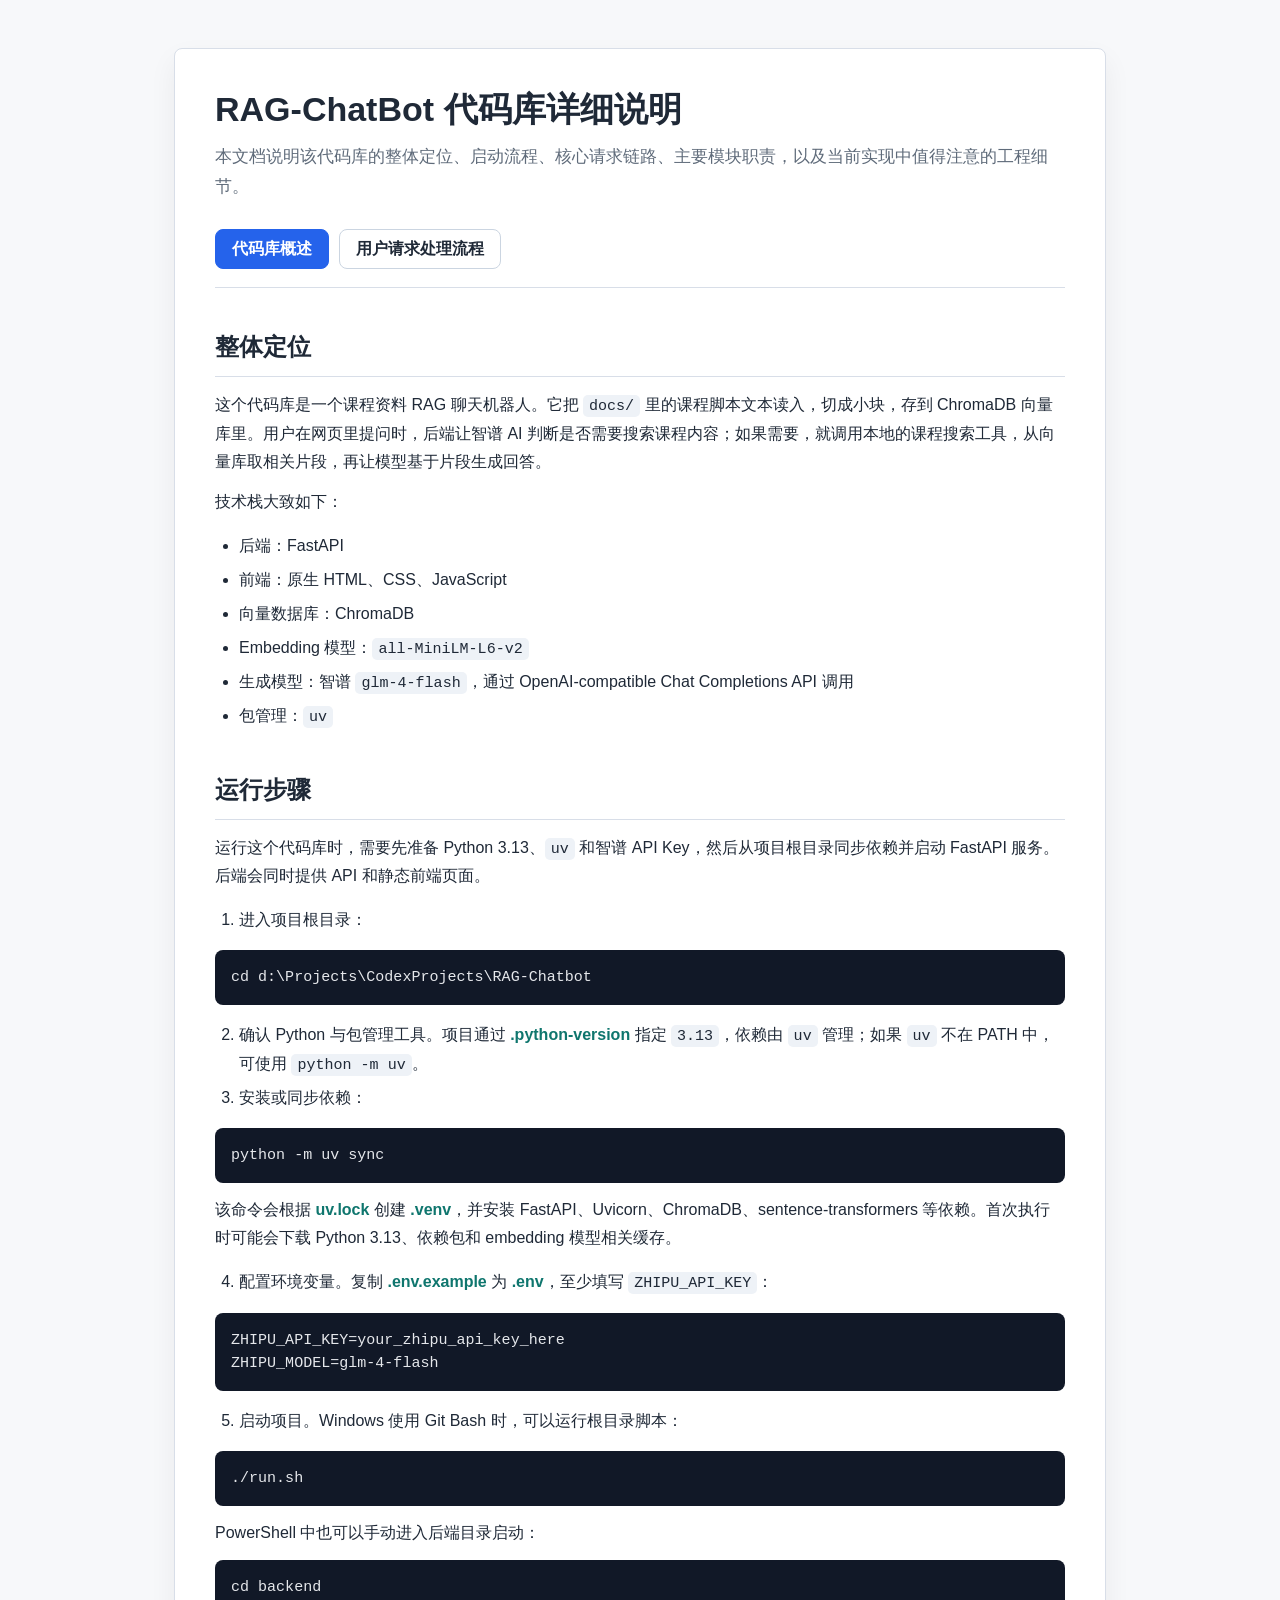
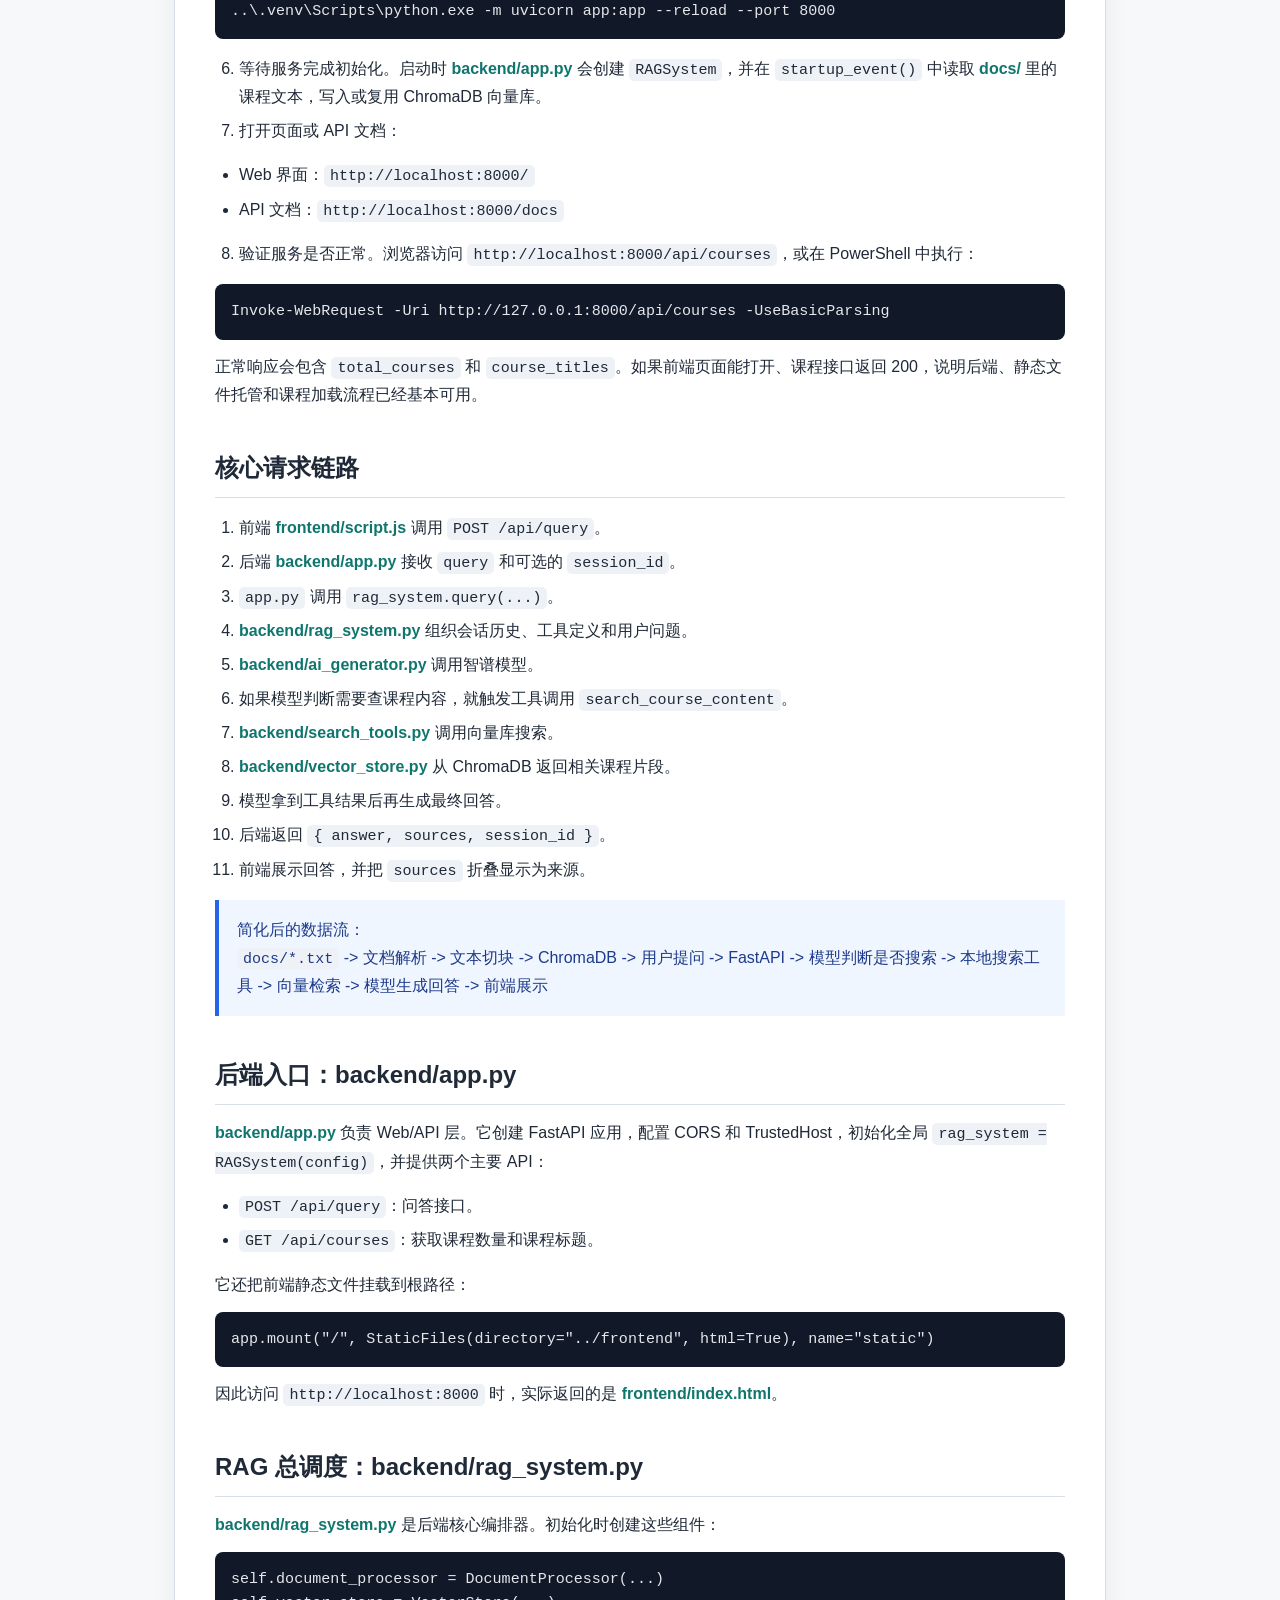
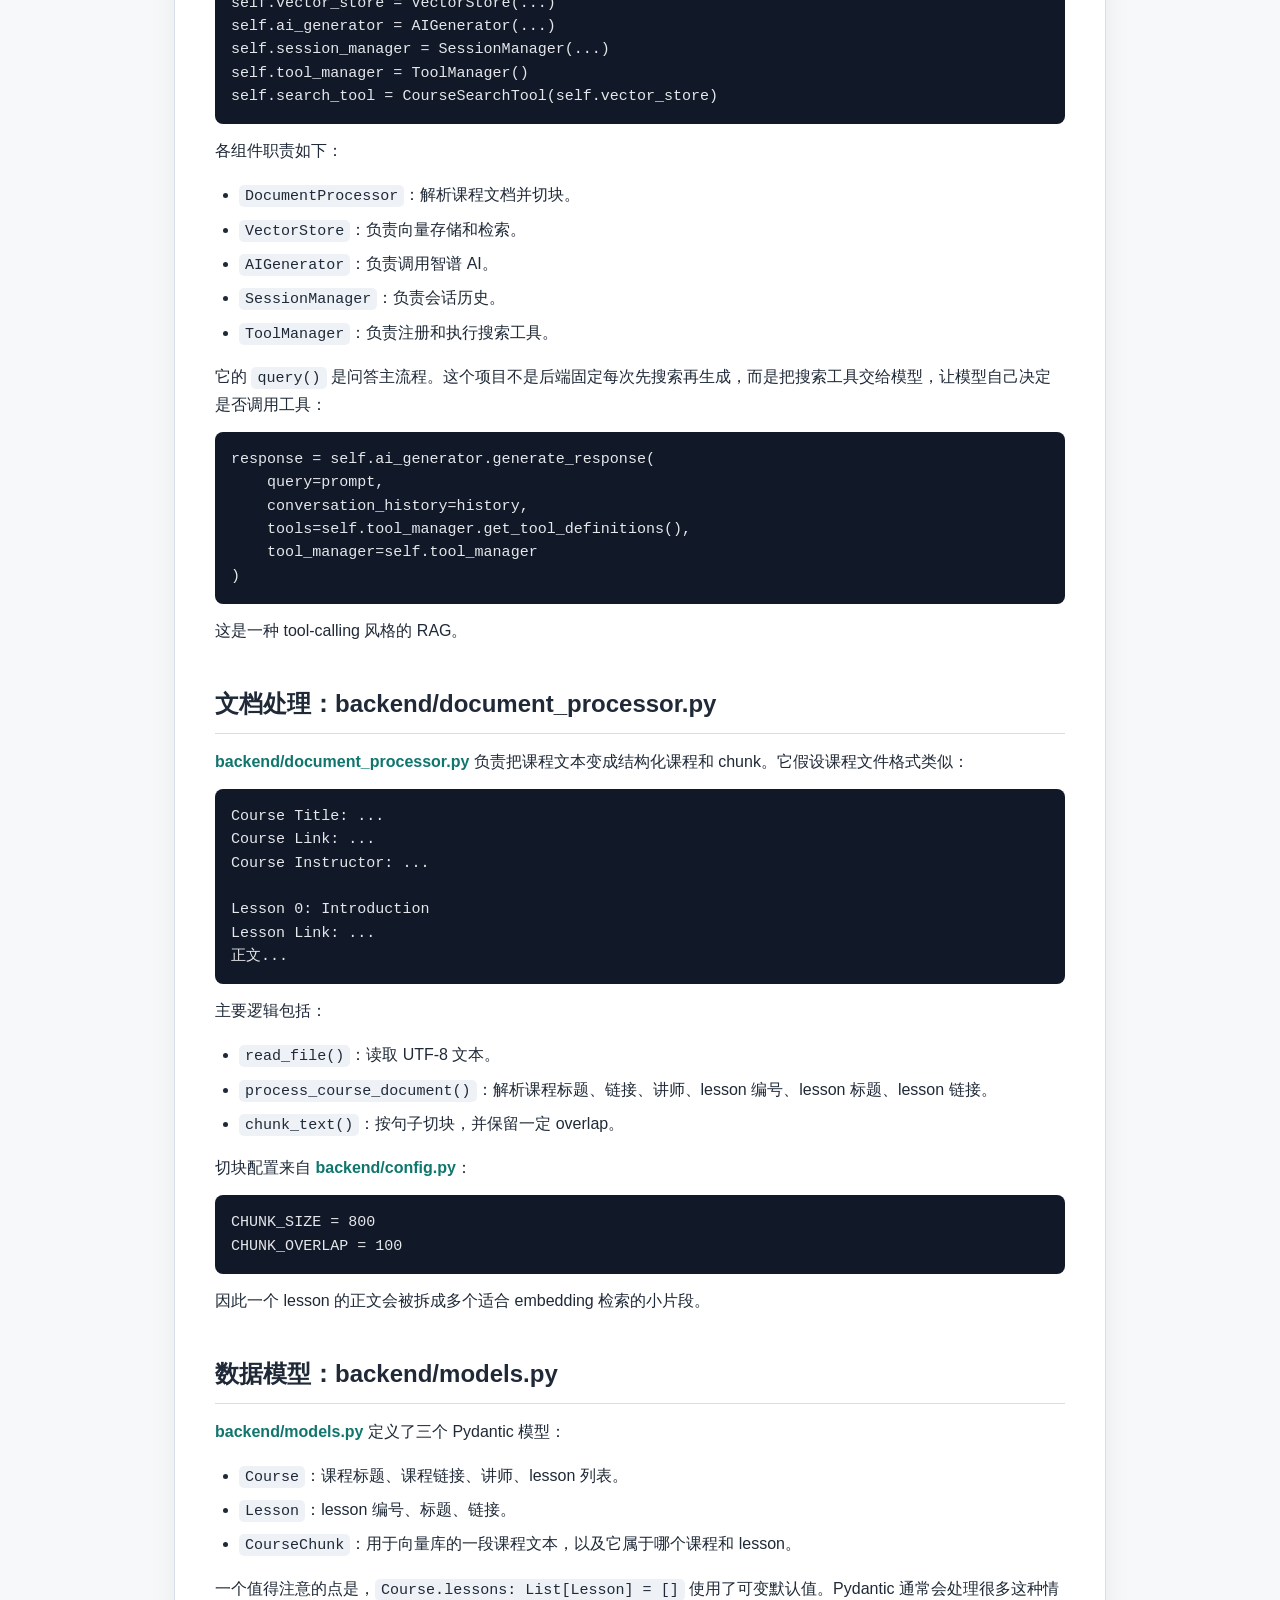
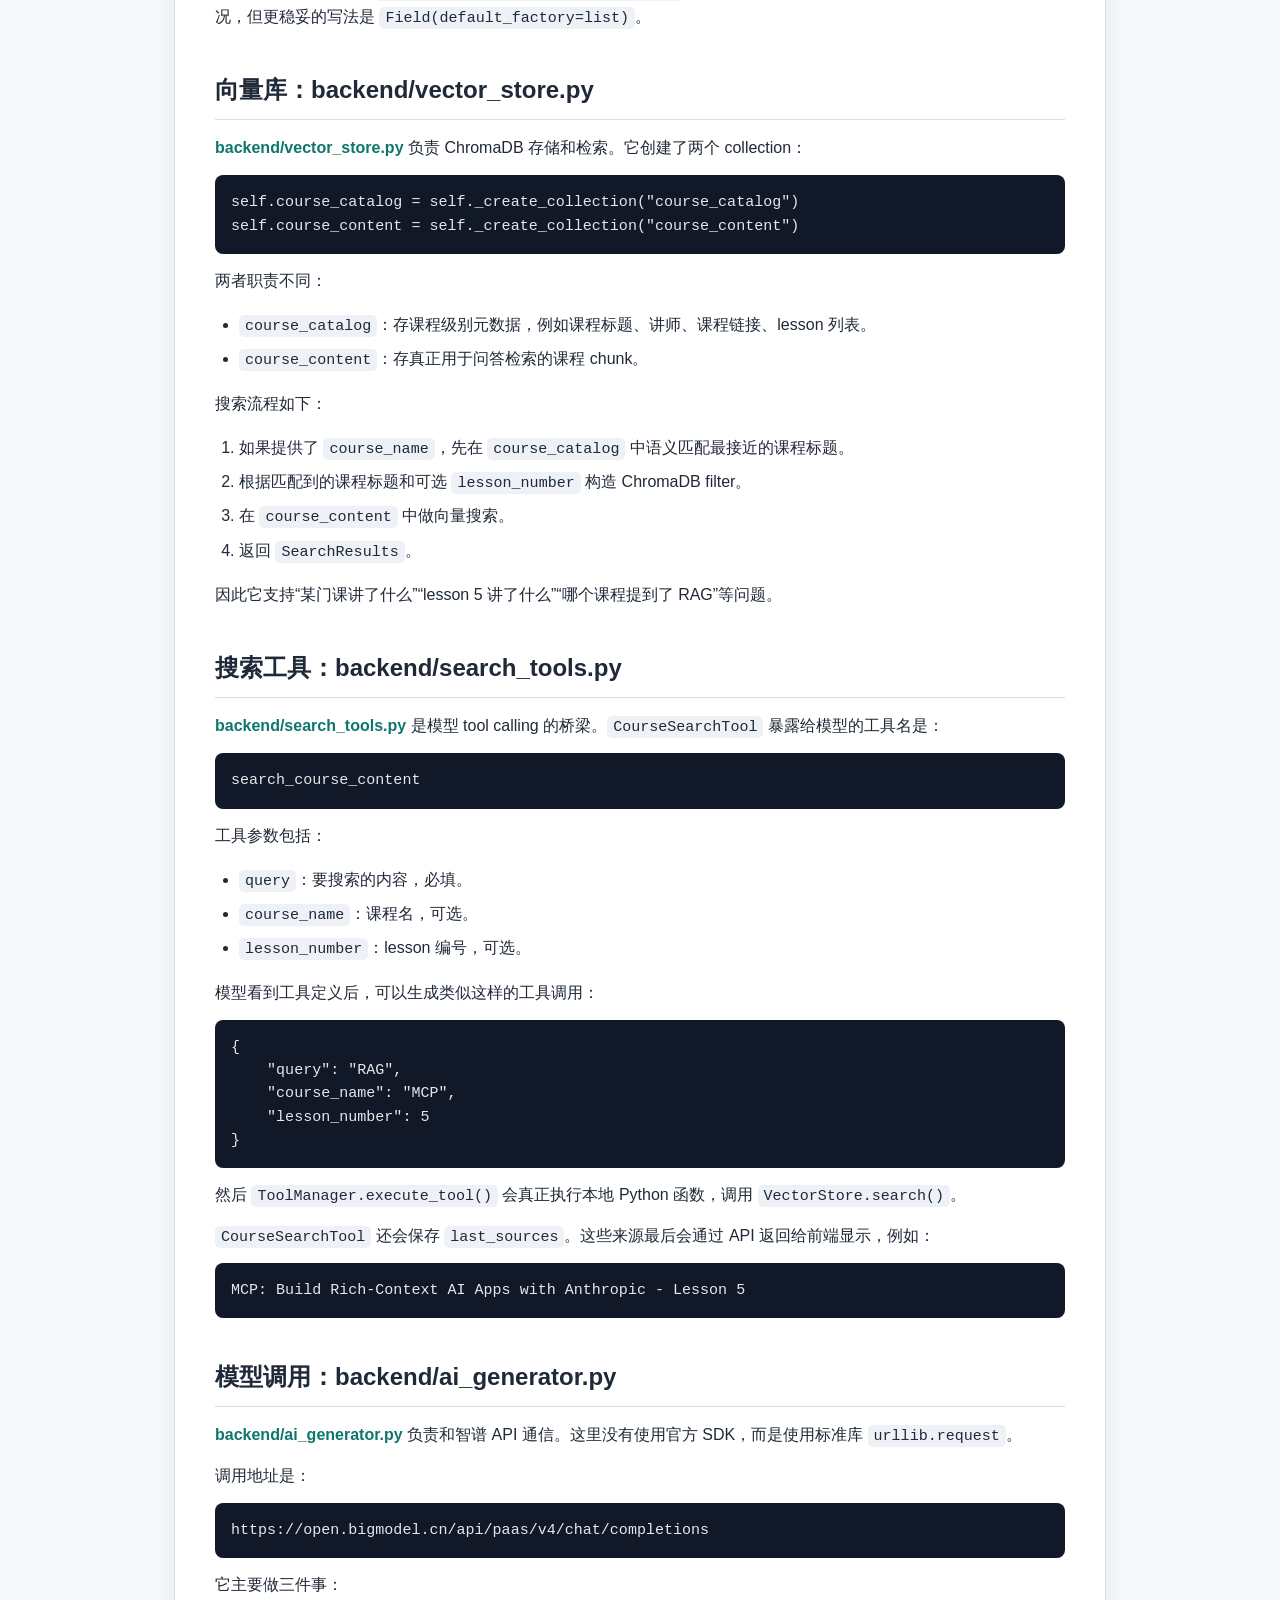
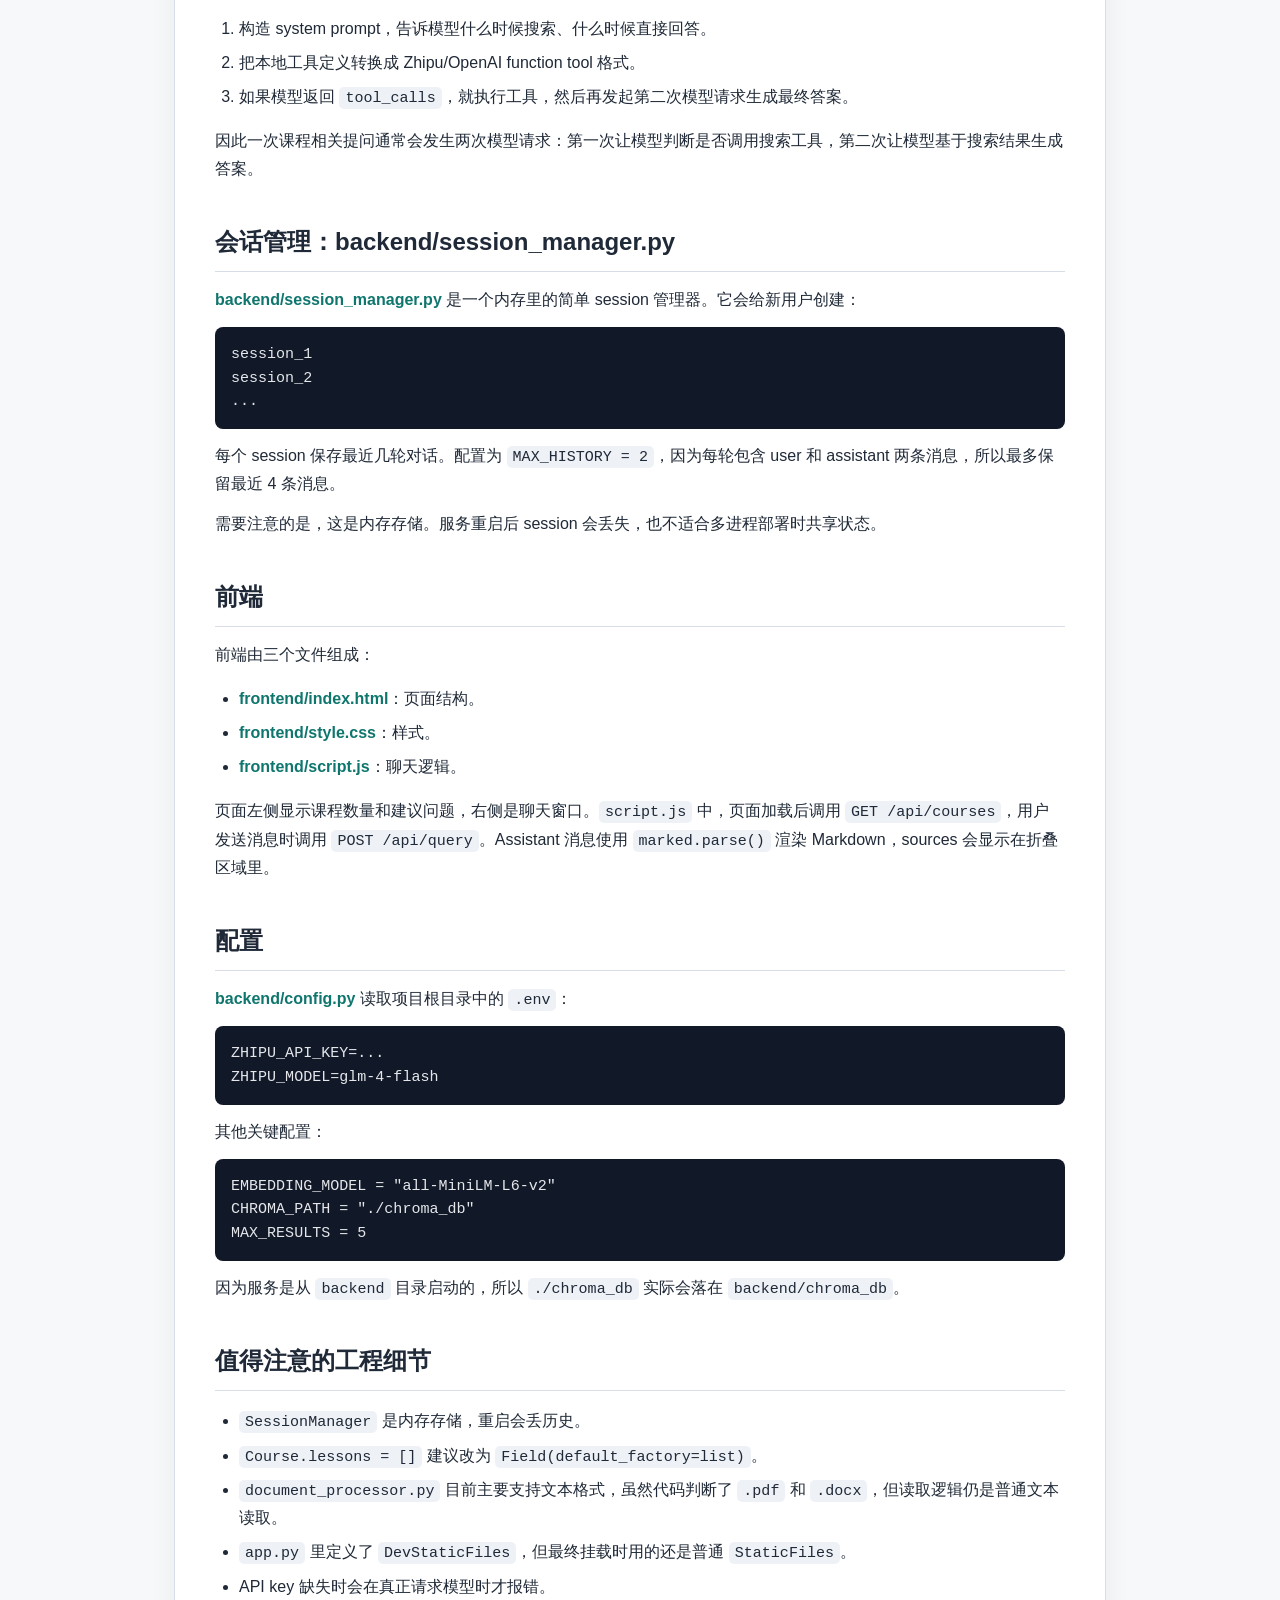
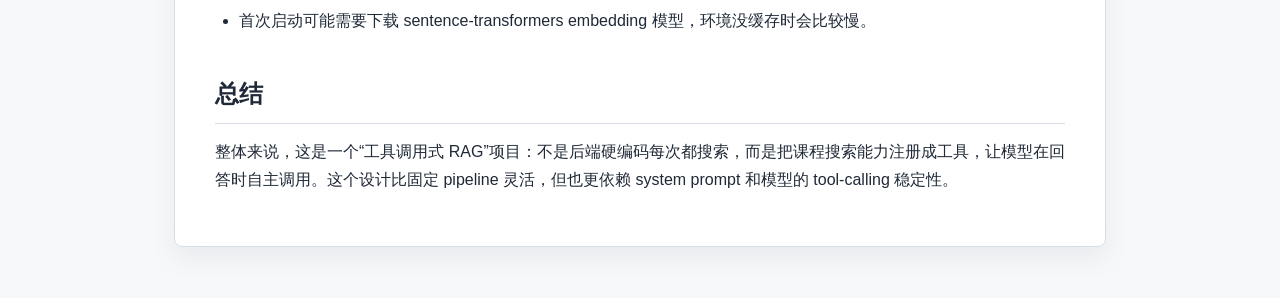
<file: RAG-ChatBot.html>
<!DOCTYPE html>
<html lang="zh-CN">
<head>
    <meta charset="UTF-8">
    <meta name="viewport" content="width=device-width, initial-scale=1.0">
    <title>RAG-ChatBot 代码库说明</title>
    <style>
        :root {
            color-scheme: light;
            --bg: #f7f8fa;
            --surface: #ffffff;
            --text: #1f2937;
            --muted: #5f6b7a;
            --line: #d8dee8;
            --accent: #2563eb;
            --code-bg: #eef2f7;
        }

        * {
            box-sizing: border-box;
        }

        body {
            margin: 0;
            background: var(--bg);
            color: var(--text);
            font-family: -apple-system, BlinkMacSystemFont, "Segoe UI", "Microsoft YaHei", sans-serif;
            line-height: 1.75;
        }

        main {
            max-width: 980px;
            margin: 0 auto;
            padding: 48px 24px 72px;
        }

        article {
            background: var(--surface);
            border: 1px solid var(--line);
            border-radius: 8px;
            padding: 40px;
            box-shadow: 0 12px 28px rgba(15, 23, 42, 0.06);
        }

        h1 {
            margin: 0 0 12px;
            font-size: 34px;
            line-height: 1.2;
        }

        h2 {
            margin: 38px 0 14px;
            padding-bottom: 8px;
            border-bottom: 1px solid var(--line);
            font-size: 24px;
        }

        h3 {
            margin: 28px 0 10px;
            font-size: 19px;
        }

        p {
            margin: 12px 0;
        }

        ul,
        ol {
            padding-left: 24px;
        }

        li {
            margin: 6px 0;
        }

        code {
            padding: 2px 6px;
            border-radius: 5px;
            background: var(--code-bg);
            font-family: "Cascadia Code", Consolas, monospace;
            font-size: 0.94em;
        }

        pre {
            overflow-x: auto;
            padding: 16px;
            border-radius: 8px;
            background: #111827;
            color: #e5e7eb;
            line-height: 1.55;
        }

        pre code {
            padding: 0;
            background: transparent;
            color: inherit;
        }

        .lead {
            margin: 0 0 28px;
            color: var(--muted);
            font-size: 17px;
        }

        .flow {
            padding: 16px 18px;
            border-left: 4px solid var(--accent);
            background: #eff6ff;
            color: #1e3a8a;
        }

        .path {
            color: #0f766e;
            font-weight: 600;
        }

        .doc-tabs {
            display: flex;
            flex-wrap: wrap;
            gap: 10px;
            margin: 24px 0 28px;
            padding-bottom: 18px;
            border-bottom: 1px solid var(--line);
        }

        .doc-tab {
            min-height: 40px;
            padding: 0 16px;
            border: 1px solid #cbd5e1;
            border-radius: 8px;
            background: #ffffff;
            color: var(--text);
            cursor: pointer;
            font: inherit;
            font-weight: 600;
        }

        .doc-tab:hover {
            border-color: var(--accent);
            color: var(--accent);
        }

        .doc-tab.active {
            border-color: var(--accent);
            background: var(--accent);
            color: #ffffff;
        }

        .doc-section {
            display: none;
        }

        .doc-section.active {
            display: block;
        }

        .process-map {
            padding: 16px 18px;
            border: 1px solid var(--line);
            border-radius: 8px;
            background: #fbfcfe;
        }

        .process-map code {
            white-space: nowrap;
        }

        .request-flow-figure {
            margin: 18px 0 30px;
            padding: 18px;
            border: 1px solid var(--line);
            border-radius: 8px;
            background: #fbfcfe;
        }

        .request-flow-figure svg {
            display: block;
            width: 100%;
            height: auto;
        }

        .request-flow-figure .box {
            fill: #ffffff;
            stroke: #cbd5e1;
            stroke-width: 1.5;
        }

        .request-flow-figure .box-accent {
            fill: #eff6ff;
            stroke: #2563eb;
        }

        .request-flow-figure .box-green {
            fill: #ecfdf5;
            stroke: #059669;
        }

        .request-flow-figure .arrow {
            stroke: #2563eb;
            stroke-width: 2;
            fill: none;
            marker-end: url(#arrowhead);
        }

        .request-flow-figure .return-arrow {
            stroke: #059669;
            stroke-width: 2;
            fill: none;
            marker-end: url(#green-arrowhead);
            stroke-dasharray: 6 5;
        }

        .request-flow-figure text {
            fill: #1f2937;
            font-family: -apple-system, BlinkMacSystemFont, "Segoe UI", "Microsoft YaHei", sans-serif;
            font-size: 14px;
        }

        .request-flow-figure .title-text {
            fill: #0f172a;
            font-size: 16px;
            font-weight: 700;
        }

        .request-flow-figure .small-text {
            fill: #5f6b7a;
            font-size: 12px;
        }

        .request-flow-caption {
            margin: 12px 0 0;
            color: var(--muted);
            font-size: 14px;
        }

        @media (max-width: 720px) {
            main {
                padding: 20px 12px 48px;
            }

            article {
                padding: 24px 18px;
            }

            h1 {
                font-size: 28px;
            }
        }
    </style>
</head>
<body>
    <main>
        <article>
            <h1>RAG-ChatBot 代码库详细说明</h1>
            <p class="lead">
                本文档说明该代码库的整体定位、启动流程、核心请求链路、主要模块职责，以及当前实现中值得注意的工程细节。
            </p>

            <div class="doc-tabs" role="tablist" aria-label="文档视图切换">
                <button class="doc-tab active" type="button" data-target="overview-section" role="tab" aria-selected="true">代码库概述</button>
                <button class="doc-tab" type="button" data-target="request-process-section" role="tab" aria-selected="false">用户请求处理流程</button>
            </div>

            <section id="overview-section" class="doc-section active">
            <h2>整体定位</h2>
            <p>
                这个代码库是一个课程资料 RAG 聊天机器人。它把 <code>docs/</code> 里的课程脚本文本读入，切成小块，存到 ChromaDB 向量库里。用户在网页里提问时，后端让智谱 AI 判断是否需要搜索课程内容；如果需要，就调用本地的课程搜索工具，从向量库取相关片段，再让模型基于片段生成回答。
            </p>
            <p>技术栈大致如下：</p>
            <ul>
                <li>后端：FastAPI</li>
                <li>前端：原生 HTML、CSS、JavaScript</li>
                <li>向量数据库：ChromaDB</li>
                <li>Embedding 模型：<code>all-MiniLM-L6-v2</code></li>
                <li>生成模型：智谱 <code>glm-4-flash</code>，通过 OpenAI-compatible Chat Completions API 调用</li>
                <li>包管理：<code>uv</code></li>
            </ul>

            <h2>运行步骤</h2>
            <p>
                运行这个代码库时，需要先准备 Python 3.13、<code>uv</code> 和智谱 API Key，然后从项目根目录同步依赖并启动 FastAPI 服务。后端会同时提供 API 和静态前端页面。
            </p>
            <ol>
                <li>进入项目根目录：</li>
            </ol>
            <pre><code>cd d:\Projects\CodexProjects\RAG-Chatbot</code></pre>
            <ol start="2">
                <li>确认 Python 与包管理工具。项目通过 <span class="path">.python-version</span> 指定 <code>3.13</code>，依赖由 <code>uv</code> 管理；如果 <code>uv</code> 不在 PATH 中，可使用 <code>python -m uv</code>。</li>
                <li>安装或同步依赖：</li>
            </ol>
            <pre><code>python -m uv sync</code></pre>
            <p>
                该命令会根据 <span class="path">uv.lock</span> 创建 <span class="path">.venv</span>，并安装 FastAPI、Uvicorn、ChromaDB、sentence-transformers 等依赖。首次执行时可能会下载 Python 3.13、依赖包和 embedding 模型相关缓存。
            </p>
            <ol start="4">
                <li>配置环境变量。复制 <span class="path">.env.example</span> 为 <span class="path">.env</span>，至少填写 <code>ZHIPU_API_KEY</code>：</li>
            </ol>
            <pre><code>ZHIPU_API_KEY=your_zhipu_api_key_here
ZHIPU_MODEL=glm-4-flash</code></pre>
            <ol start="5">
                <li>启动项目。Windows 使用 Git Bash 时，可以运行根目录脚本：</li>
            </ol>
            <pre><code>./run.sh</code></pre>
            <p>PowerShell 中也可以手动进入后端目录启动：</p>
            <pre><code>cd backend
..\.venv\Scripts\python.exe -m uvicorn app:app --reload --port 8000</code></pre>
            <ol start="6">
                <li>等待服务完成初始化。启动时 <span class="path">backend/app.py</span> 会创建 <code>RAGSystem</code>，并在 <code>startup_event()</code> 中读取 <span class="path">docs/</span> 里的课程文本，写入或复用 ChromaDB 向量库。</li>
                <li>打开页面或 API 文档：</li>
            </ol>
            <ul>
                <li>Web 界面：<code>http://localhost:8000/</code></li>
                <li>API 文档：<code>http://localhost:8000/docs</code></li>
            </ul>
            <ol start="8">
                <li>验证服务是否正常。浏览器访问 <code>http://localhost:8000/api/courses</code>，或在 PowerShell 中执行：</li>
            </ol>
            <pre><code>Invoke-WebRequest -Uri http://127.0.0.1:8000/api/courses -UseBasicParsing</code></pre>
            <p>
                正常响应会包含 <code>total_courses</code> 和 <code>course_titles</code>。如果前端页面能打开、课程接口返回 200，说明后端、静态文件托管和课程加载流程已经基本可用。
            </p>

            <h2>核心请求链路</h2>
            <ol>
                <li>前端 <span class="path">frontend/script.js</span> 调用 <code>POST /api/query</code>。</li>
                <li>后端 <span class="path">backend/app.py</span> 接收 <code>query</code> 和可选的 <code>session_id</code>。</li>
                <li><code>app.py</code> 调用 <code>rag_system.query(...)</code>。</li>
                <li><span class="path">backend/rag_system.py</span> 组织会话历史、工具定义和用户问题。</li>
                <li><span class="path">backend/ai_generator.py</span> 调用智谱模型。</li>
                <li>如果模型判断需要查课程内容，就触发工具调用 <code>search_course_content</code>。</li>
                <li><span class="path">backend/search_tools.py</span> 调用向量库搜索。</li>
                <li><span class="path">backend/vector_store.py</span> 从 ChromaDB 返回相关课程片段。</li>
                <li>模型拿到工具结果后再生成最终回答。</li>
                <li>后端返回 <code>{ answer, sources, session_id }</code>。</li>
                <li>前端展示回答，并把 <code>sources</code> 折叠显示为来源。</li>
            </ol>
            <p class="flow">
                简化后的数据流：<br>
                <code>docs/*.txt</code> -> 文档解析 -> 文本切块 -> ChromaDB -> 用户提问 -> FastAPI -> 模型判断是否搜索 -> 本地搜索工具 -> 向量检索 -> 模型生成回答 -> 前端展示
            </p>

            <h2>后端入口：backend/app.py</h2>
            <p>
                <span class="path">backend/app.py</span> 负责 Web/API 层。它创建 FastAPI 应用，配置 CORS 和 TrustedHost，初始化全局 <code>rag_system = RAGSystem(config)</code>，并提供两个主要 API：
            </p>
            <ul>
                <li><code>POST /api/query</code>：问答接口。</li>
                <li><code>GET /api/courses</code>：获取课程数量和课程标题。</li>
            </ul>
            <p>
                它还把前端静态文件挂载到根路径：
            </p>
            <pre><code>app.mount("/", StaticFiles(directory="../frontend", html=True), name="static")</code></pre>
            <p>
                因此访问 <code>http://localhost:8000</code> 时，实际返回的是 <span class="path">frontend/index.html</span>。
            </p>

            <h2>RAG 总调度：backend/rag_system.py</h2>
            <p>
                <span class="path">backend/rag_system.py</span> 是后端核心编排器。初始化时创建这些组件：
            </p>
            <pre><code>self.document_processor = DocumentProcessor(...)
self.vector_store = VectorStore(...)
self.ai_generator = AIGenerator(...)
self.session_manager = SessionManager(...)
self.tool_manager = ToolManager()
self.search_tool = CourseSearchTool(self.vector_store)</code></pre>
            <p>各组件职责如下：</p>
            <ul>
                <li><code>DocumentProcessor</code>：解析课程文档并切块。</li>
                <li><code>VectorStore</code>：负责向量存储和检索。</li>
                <li><code>AIGenerator</code>：负责调用智谱 AI。</li>
                <li><code>SessionManager</code>：负责会话历史。</li>
                <li><code>ToolManager</code>：负责注册和执行搜索工具。</li>
            </ul>
            <p>
                它的 <code>query()</code> 是问答主流程。这个项目不是后端固定每次先搜索再生成，而是把搜索工具交给模型，让模型自己决定是否调用工具：
            </p>
            <pre><code>response = self.ai_generator.generate_response(
    query=prompt,
    conversation_history=history,
    tools=self.tool_manager.get_tool_definitions(),
    tool_manager=self.tool_manager
)</code></pre>
            <p>
                这是一种 tool-calling 风格的 RAG。
            </p>

            <h2>文档处理：backend/document_processor.py</h2>
            <p>
                <span class="path">backend/document_processor.py</span> 负责把课程文本变成结构化课程和 chunk。它假设课程文件格式类似：
            </p>
            <pre><code>Course Title: ...
Course Link: ...
Course Instructor: ...

Lesson 0: Introduction
Lesson Link: ...
正文...</code></pre>
            <p>主要逻辑包括：</p>
            <ul>
                <li><code>read_file()</code>：读取 UTF-8 文本。</li>
                <li><code>process_course_document()</code>：解析课程标题、链接、讲师、lesson 编号、lesson 标题、lesson 链接。</li>
                <li><code>chunk_text()</code>：按句子切块，并保留一定 overlap。</li>
            </ul>
            <p>
                切块配置来自 <span class="path">backend/config.py</span>：
            </p>
            <pre><code>CHUNK_SIZE = 800
CHUNK_OVERLAP = 100</code></pre>
            <p>
                因此一个 lesson 的正文会被拆成多个适合 embedding 检索的小片段。
            </p>

            <h2>数据模型：backend/models.py</h2>
            <p>
                <span class="path">backend/models.py</span> 定义了三个 Pydantic 模型：
            </p>
            <ul>
                <li><code>Course</code>：课程标题、课程链接、讲师、lesson 列表。</li>
                <li><code>Lesson</code>：lesson 编号、标题、链接。</li>
                <li><code>CourseChunk</code>：用于向量库的一段课程文本，以及它属于哪个课程和 lesson。</li>
            </ul>
            <p>
                一个值得注意的点是，<code>Course.lessons: List[Lesson] = []</code> 使用了可变默认值。Pydantic 通常会处理很多这种情况，但更稳妥的写法是 <code>Field(default_factory=list)</code>。
            </p>

            <h2>向量库：backend/vector_store.py</h2>
            <p>
                <span class="path">backend/vector_store.py</span> 负责 ChromaDB 存储和检索。它创建了两个 collection：
            </p>
            <pre><code>self.course_catalog = self._create_collection("course_catalog")
self.course_content = self._create_collection("course_content")</code></pre>
            <p>两者职责不同：</p>
            <ul>
                <li><code>course_catalog</code>：存课程级别元数据，例如课程标题、讲师、课程链接、lesson 列表。</li>
                <li><code>course_content</code>：存真正用于问答检索的课程 chunk。</li>
            </ul>
            <p>搜索流程如下：</p>
            <ol>
                <li>如果提供了 <code>course_name</code>，先在 <code>course_catalog</code> 中语义匹配最接近的课程标题。</li>
                <li>根据匹配到的课程标题和可选 <code>lesson_number</code> 构造 ChromaDB filter。</li>
                <li>在 <code>course_content</code> 中做向量搜索。</li>
                <li>返回 <code>SearchResults</code>。</li>
            </ol>
            <p>
                因此它支持“某门课讲了什么”“lesson 5 讲了什么”“哪个课程提到了 RAG”等问题。
            </p>

            <h2>搜索工具：backend/search_tools.py</h2>
            <p>
                <span class="path">backend/search_tools.py</span> 是模型 tool calling 的桥梁。<code>CourseSearchTool</code> 暴露给模型的工具名是：
            </p>
            <pre><code>search_course_content</code></pre>
            <p>工具参数包括：</p>
            <ul>
                <li><code>query</code>：要搜索的内容，必填。</li>
                <li><code>course_name</code>：课程名，可选。</li>
                <li><code>lesson_number</code>：lesson 编号，可选。</li>
            </ul>
            <p>
                模型看到工具定义后，可以生成类似这样的工具调用：
            </p>
            <pre><code>{
    "query": "RAG",
    "course_name": "MCP",
    "lesson_number": 5
}</code></pre>
            <p>
                然后 <code>ToolManager.execute_tool()</code> 会真正执行本地 Python 函数，调用 <code>VectorStore.search()</code>。
            </p>
            <p>
                <code>CourseSearchTool</code> 还会保存 <code>last_sources</code>。这些来源最后会通过 API 返回给前端显示，例如：
            </p>
            <pre><code>MCP: Build Rich-Context AI Apps with Anthropic - Lesson 5</code></pre>

            <h2>模型调用：backend/ai_generator.py</h2>
            <p>
                <span class="path">backend/ai_generator.py</span> 负责和智谱 API 通信。这里没有使用官方 SDK，而是使用标准库 <code>urllib.request</code>。
            </p>
            <p>调用地址是：</p>
            <pre><code>https://open.bigmodel.cn/api/paas/v4/chat/completions</code></pre>
            <p>它主要做三件事：</p>
            <ol>
                <li>构造 system prompt，告诉模型什么时候搜索、什么时候直接回答。</li>
                <li>把本地工具定义转换成 Zhipu/OpenAI function tool 格式。</li>
                <li>如果模型返回 <code>tool_calls</code>，就执行工具，然后再发起第二次模型请求生成最终答案。</li>
            </ol>
            <p>
                因此一次课程相关提问通常会发生两次模型请求：第一次让模型判断是否调用搜索工具，第二次让模型基于搜索结果生成答案。
            </p>

            <h2>会话管理：backend/session_manager.py</h2>
            <p>
                <span class="path">backend/session_manager.py</span> 是一个内存里的简单 session 管理器。它会给新用户创建：
            </p>
            <pre><code>session_1
session_2
...</code></pre>
            <p>
                每个 session 保存最近几轮对话。配置为 <code>MAX_HISTORY = 2</code>，因为每轮包含 user 和 assistant 两条消息，所以最多保留最近 4 条消息。
            </p>
            <p>
                需要注意的是，这是内存存储。服务重启后 session 会丢失，也不适合多进程部署时共享状态。
            </p>

            <h2>前端</h2>
            <p>前端由三个文件组成：</p>
            <ul>
                <li><span class="path">frontend/index.html</span>：页面结构。</li>
                <li><span class="path">frontend/style.css</span>：样式。</li>
                <li><span class="path">frontend/script.js</span>：聊天逻辑。</li>
            </ul>
            <p>
                页面左侧显示课程数量和建议问题，右侧是聊天窗口。<code>script.js</code> 中，页面加载后调用 <code>GET /api/courses</code>，用户发送消息时调用 <code>POST /api/query</code>。Assistant 消息使用 <code>marked.parse()</code> 渲染 Markdown，sources 会显示在折叠区域里。
            </p>

            <h2>配置</h2>
            <p>
                <span class="path">backend/config.py</span> 读取项目根目录中的 <code>.env</code>：
            </p>
            <pre><code>ZHIPU_API_KEY=...
ZHIPU_MODEL=glm-4-flash</code></pre>
            <p>其他关键配置：</p>
            <pre><code>EMBEDDING_MODEL = "all-MiniLM-L6-v2"
CHROMA_PATH = "./chroma_db"
MAX_RESULTS = 5</code></pre>
            <p>
                因为服务是从 <code>backend</code> 目录启动的，所以 <code>./chroma_db</code> 实际会落在 <code>backend/chroma_db</code>。
            </p>

            <h2>值得注意的工程细节</h2>
            <ul>
                <li><code>SessionManager</code> 是内存存储，重启会丢历史。</li>
                <li><code>Course.lessons = []</code> 建议改为 <code>Field(default_factory=list)</code>。</li>
                <li><code>document_processor.py</code> 目前主要支持文本格式，虽然代码判断了 <code>.pdf</code> 和 <code>.docx</code>，但读取逻辑仍是普通文本读取。</li>
                <li><code>app.py</code> 里定义了 <code>DevStaticFiles</code>，但最终挂载时用的还是普通 <code>StaticFiles</code>。</li>
                <li>API key 缺失时会在真正请求模型时才报错。</li>
                <li>首次启动可能需要下载 sentence-transformers embedding 模型，环境没缓存时会比较慢。</li>
            </ul>

            <h2>总结</h2>
            <p>
                整体来说，这是一个“工具调用式 RAG”项目：不是后端硬编码每次都搜索，而是把课程搜索能力注册成工具，让模型在回答时自主调用。这个设计比固定 pipeline 灵活，但也更依赖 system prompt 和模型的 tool-calling 稳定性。
            </p>
            </section>

            <section id="request-process-section" class="doc-section">
                <h2>用户请求处理流程</h2>
                <p>
                    下面按真实执行顺序跟踪一次用户请求。假设用户在网页输入：<code>Are there any courses that explain what RAG is?</code>
                </p>

                <figure class="request-flow-figure" aria-labelledby="request-flow-title">
                    <svg viewBox="0 0 980 620" role="img">
                        <title id="request-flow-title">用户请求处理流程图</title>
                        <defs>
                            <marker id="arrowhead" markerWidth="10" markerHeight="10" refX="8" refY="3" orient="auto" markerUnits="strokeWidth">
                                <path d="M0,0 L0,6 L8,3 z" fill="#2563eb"></path>
                            </marker>
                            <marker id="green-arrowhead" markerWidth="10" markerHeight="10" refX="8" refY="3" orient="auto" markerUnits="strokeWidth">
                                <path d="M0,0 L0,6 L8,3 z" fill="#059669"></path>
                            </marker>
                        </defs>

                        <rect class="box box-accent" x="30" y="40" width="190" height="88" rx="8"></rect>
                        <text class="title-text" x="125" y="72" text-anchor="middle">1. 浏览器前端</text>
                        <text class="small-text" x="125" y="96" text-anchor="middle">frontend/script.js</text>
                        <text class="small-text" x="125" y="114" text-anchor="middle">sendMessage()</text>

                        <rect class="box" x="285" y="40" width="190" height="88" rx="8"></rect>
                        <text class="title-text" x="380" y="72" text-anchor="middle">2. FastAPI</text>
                        <text class="small-text" x="380" y="96" text-anchor="middle">POST /api/query</text>
                        <text class="small-text" x="380" y="114" text-anchor="middle">query_documents()</text>

                        <rect class="box" x="540" y="40" width="190" height="88" rx="8"></rect>
                        <text class="title-text" x="635" y="72" text-anchor="middle">3. RAGSystem</text>
                        <text class="small-text" x="635" y="96" text-anchor="middle">query()</text>
                        <text class="small-text" x="635" y="114" text-anchor="middle">组织历史 + 工具</text>

                        <rect class="box" x="540" y="210" width="190" height="88" rx="8"></rect>
                        <text class="title-text" x="635" y="242" text-anchor="middle">4. AI 生成器</text>
                        <text class="small-text" x="635" y="266" text-anchor="middle">AIGenerator</text>
                        <text class="small-text" x="635" y="284" text-anchor="middle">调用智谱 API</text>

                        <rect class="box" x="285" y="210" width="190" height="88" rx="8"></rect>
                        <text class="title-text" x="380" y="242" text-anchor="middle">5. 模型判断</text>
                        <text class="small-text" x="380" y="266" text-anchor="middle">是否需要 tool_calls</text>
                        <text class="small-text" x="380" y="284" text-anchor="middle">课程问题则检索</text>

                        <rect class="box" x="30" y="210" width="190" height="88" rx="8"></rect>
                        <text class="title-text" x="125" y="242" text-anchor="middle">6. 搜索工具</text>
                        <text class="small-text" x="125" y="266" text-anchor="middle">CourseSearchTool</text>
                        <text class="small-text" x="125" y="284" text-anchor="middle">search_course_content</text>

                        <rect class="box" x="30" y="380" width="190" height="88" rx="8"></rect>
                        <text class="title-text" x="125" y="412" text-anchor="middle">7. 向量检索</text>
                        <text class="small-text" x="125" y="436" text-anchor="middle">VectorStore.search()</text>
                        <text class="small-text" x="125" y="454" text-anchor="middle">构造过滤条件</text>

                        <rect class="box" x="285" y="380" width="190" height="88" rx="8"></rect>
                        <text class="title-text" x="380" y="412" text-anchor="middle">8. ChromaDB</text>
                        <text class="small-text" x="380" y="436" text-anchor="middle">course_content.query()</text>
                        <text class="small-text" x="380" y="454" text-anchor="middle">返回课程 chunk</text>

                        <rect class="box" x="540" y="380" width="190" height="88" rx="8"></rect>
                        <text class="title-text" x="635" y="412" text-anchor="middle">9. 最终回答</text>
                        <text class="small-text" x="635" y="436" text-anchor="middle">第二次模型调用</text>
                        <text class="small-text" x="635" y="454" text-anchor="middle">生成 answer</text>

                        <rect class="box box-green" x="770" y="210" width="180" height="88" rx="8"></rect>
                        <text class="title-text" x="860" y="242" text-anchor="middle">10. 返回前端</text>
                        <text class="small-text" x="860" y="266" text-anchor="middle">answer / sources</text>
                        <text class="small-text" x="860" y="284" text-anchor="middle">session_id</text>

                        <path class="arrow" d="M220 84 H285"></path>
                        <path class="arrow" d="M475 84 H540"></path>
                        <path class="arrow" d="M635 128 V210"></path>
                        <path class="arrow" d="M540 254 H475"></path>
                        <path class="arrow" d="M285 254 H220"></path>
                        <path class="arrow" d="M125 298 V380"></path>
                        <path class="arrow" d="M220 424 H285"></path>
                        <path class="arrow" d="M475 424 H540"></path>
                        <path class="arrow" d="M730 424 C805 424 860 360 860 298"></path>
                        <path class="return-arrow" d="M770 254 C705 160 350 150 125 128"></path>

                        <text class="small-text" x="252" y="70" text-anchor="middle">请求</text>
                        <text class="small-text" x="508" y="70" text-anchor="middle">调用</text>
                        <text class="small-text" x="505" y="240" text-anchor="middle">tool_calls</text>
                        <text class="small-text" x="252" y="410" text-anchor="middle">查询</text>
                        <text class="small-text" x="508" y="410" text-anchor="middle">片段</text>
                        <text class="small-text" x="610" y="548" text-anchor="middle">绿色虚线表示 JSON 结果回到前端并渲染</text>
                    </svg>
                    <figcaption class="request-flow-caption">
                        蓝色箭头表示请求和工具调用向前推进；绿色虚线表示最终 JSON 响应回到浏览器，前端渲染回答和来源。
                    </figcaption>
                </figure>

                <h3>0. 服务启动前置</h3>
                <p>
                    服务由 <code>run.sh</code> 启动：
                </p>
                <pre><code>cd backend && uv run uvicorn app:app --reload --port 8000</code></pre>
                <p>
                    FastAPI 入口是 <code>backend/app.py</code>。这里会先创建全局对象：
                </p>
                <pre><code>rag_system = RAGSystem(config)</code></pre>
                <p>
                    <code>RAGSystem</code> 初始化时创建文档处理器、向量库、AI 生成器、会话管理器和课程搜索工具。服务启动后，<code>startup_event()</code> 会读取 <code>../docs</code>，调用 <code>rag_system.add_course_folder(...)</code> 加载课程资料。
                </p>

                <h3>1. 前端发起请求</h3>
                <p>
                    用户点击发送按钮后，触发 <code>frontend/script.js</code> 中的 <code>sendMessage()</code>。它会读取输入框内容，清空输入框并禁用按钮，把用户消息追加到页面，显示 loading 动画，然后发送请求到后端：
                </p>
                <pre><code>fetch(`${API_URL}/query`, {
    method: 'POST',
    headers: { 'Content-Type': 'application/json' },
    body: JSON.stringify({
        query: query,
        session_id: currentSessionId
    })
})</code></pre>
                <p>
                    这里 <code>API_URL = '/api'</code>，所以实际请求是 <code>POST /api/query</code>。
                </p>

                <h3>2. FastAPI 接收请求</h3>
                <p>
                    后端由 <code>backend/app.py</code> 的 <code>query_documents()</code> 接收请求：
                </p>
                <pre><code>@app.post("/api/query", response_model=QueryResponse)
async def query_documents(request: QueryRequest):</code></pre>
                <p>
                    请求体会被 Pydantic 解析成 <code>QueryRequest</code>，包含 <code>query</code> 和可选的 <code>session_id</code>。如果前端没有传 <code>session_id</code>，后端会新建一个，然后进入核心处理：
                </p>
                <pre><code>answer, sources = rag_system.query(request.query, session_id)</code></pre>

                <h3>3. RAGSystem 组织上下文</h3>
                <p>
                    <code>rag_system.query()</code> 先把用户问题包装成 prompt：
                </p>
                <pre><code>prompt = f"""Answer this question about course materials: {query}"""</code></pre>
                <p>
                    如果有 session，就从 <code>SessionManager</code> 取历史对话。随后调用 AI 生成器：
                </p>
                <pre><code>response = self.ai_generator.generate_response(
    query=prompt,
    conversation_history=history,
    tools=self.tool_manager.get_tool_definitions(),
    tool_manager=self.tool_manager
)</code></pre>
                <p>
                    这里的关键是：后端不是自己直接搜索，而是把搜索工具定义传给模型，让模型决定是否调用工具。
                </p>

                <h3>4. AIGenerator 调用模型</h3>
                <p>
                    <code>AIGenerator.generate_response()</code> 会构造 system prompt、用户消息、tools，并设置 <code>tool_choice = "auto"</code>。工具定义由 <code>backend/search_tools.py</code> 提供，工具名是 <code>search_course_content</code>。
                </p>
                <p>
                    随后它调用智谱 Chat Completions API：
                </p>
                <pre><code>https://open.bigmodel.cn/api/paas/v4/chat/completions</code></pre>

                <h3>5. 模型决定是否调用搜索工具</h3>
                <p>
                    如果模型认为这是课程相关问题，就会返回 <code>tool_calls</code>。代码判断到工具调用后，进入 <code>_handle_tool_execution()</code>：
                </p>
                <pre><code>if message.get("tool_calls") and tool_manager:
    return self._handle_tool_execution(message, api_params, tool_manager)</code></pre>
                <p>
                    模型可能生成这样的工具调用：
                </p>
                <pre><code>{
    "name": "search_course_content",
    "arguments": {
        "query": "RAG"
    }
}</code></pre>

                <h3>6. ToolManager 执行搜索工具</h3>
                <p>
                    <code>ToolManager.execute_tool()</code> 根据工具名找到 <code>CourseSearchTool</code>，然后执行：
                </p>
                <pre><code>results = self.store.search(
    query=query,
    course_name=course_name,
    lesson_number=lesson_number
)</code></pre>

                <h3>7. VectorStore 向量检索</h3>
                <p>
                    <code>VectorStore.search()</code> 的检索流程是：如果有 <code>course_name</code>，先匹配真实课程标题；再根据课程标题和 <code>lesson_number</code> 构造过滤条件；最后查询 <code>course_content</code> collection：
                </p>
                <pre><code>results = self.course_content.query(
    query_texts=[query],
    n_results=search_limit,
    where=filter_dict
)</code></pre>
                <p>
                    这一步会用 embedding 模型把 query 转成向量，再从 ChromaDB 中找最相近的课程 chunk。
                </p>

                <h3>8. 搜索结果格式化</h3>
                <p>
                    搜索结果回到 <code>CourseSearchTool._format_results()</code>，被格式化成课程标题、lesson 编号和文本片段。同时工具会保存 <code>last_sources</code>，用于前端显示来源。
                </p>

                <h3>9. 工具结果回到模型</h3>
                <p>
                    工具结果不会直接返回用户，而是追加到模型消息里，然后发起第二次模型调用。这次不再传 tools，而是让模型基于检索到的课程片段生成最终自然语言回答。
                </p>

                <h3>10. RAGSystem 收尾</h3>
                <p>
                    回答回到 <code>RAGSystem</code> 后，它取出搜索工具记录的来源，清空来源缓存，并把本轮问答加入 session 历史：
                </p>
                <pre><code>sources = self.tool_manager.get_last_sources()
self.tool_manager.reset_sources()
self.session_manager.add_exchange(session_id, query, response)</code></pre>

                <h3>11. FastAPI 返回 JSON</h3>
                <p>
                    接口包装响应并返回给前端：
                </p>
                <pre><code>return QueryResponse(
    answer=answer,
    sources=sources,
    session_id=session_id
)</code></pre>
                <p>
                    前端收到的 JSON 类似：
                </p>
                <pre><code>{
  "answer": "课程中关于 RAG 的解释是...",
  "sources": ["某课程标题 - Lesson 3"],
  "session_id": "session_1"
}</code></pre>

                <h3>12. 前端渲染结果</h3>
                <p>
                    前端收到响应后保存新的 <code>session_id</code>，删除 loading 消息，然后调用 <code>addMessage(data.answer, 'assistant', data.sources)</code>。<code>addMessage()</code> 会用 <code>marked.parse()</code> 渲染 assistant 的 Markdown；如果有 <code>sources</code>，会追加一个折叠的来源区域，并滚动到底部。
                </p>

                <h3>总流程</h3>
                <pre class="process-map"><code>用户输入
  -> frontend/script.js sendMessage()
  -> POST /api/query
  -> backend/app.py query_documents()
  -> RAGSystem.query()
  -> SessionManager 取历史
  -> AIGenerator.generate_response()
  -> 智谱模型第一次调用
  -> 模型按需返回 tool_calls
  -> ToolManager.execute_tool()
  -> CourseSearchTool.execute()
  -> VectorStore.search()
  -> ChromaDB 返回课程 chunk
  -> CourseSearchTool 格式化结果并记录 sources
  -> 智谱模型第二次调用生成最终回答
  -> RAGSystem 保存会话并返回 answer/sources
  -> FastAPI 返回 JSON
  -> 前端渲染回答和来源</code></pre>
                <p>
                    核心设计点是：这个代码库采用的是“模型驱动工具调用”的 RAG。后端提供搜索能力，但是否搜索、搜索什么关键词、是否带课程名或 lesson 编号，由模型根据用户问题决定。
                </p>
            </section>
        </article>
    </main>
    <script>
        const tabButtons = document.querySelectorAll('.doc-tab');
        const docSections = document.querySelectorAll('.doc-section');

        tabButtons.forEach((button) => {
            button.addEventListener('click', () => {
                const targetId = button.dataset.target;

                tabButtons.forEach((tab) => {
                    const isActive = tab === button;
                    tab.classList.toggle('active', isActive);
                    tab.setAttribute('aria-selected', String(isActive));
                });

                docSections.forEach((section) => {
                    section.classList.toggle('active', section.id === targetId);
                });
            });
        });
    </script>
</body>
</html>
</file>
